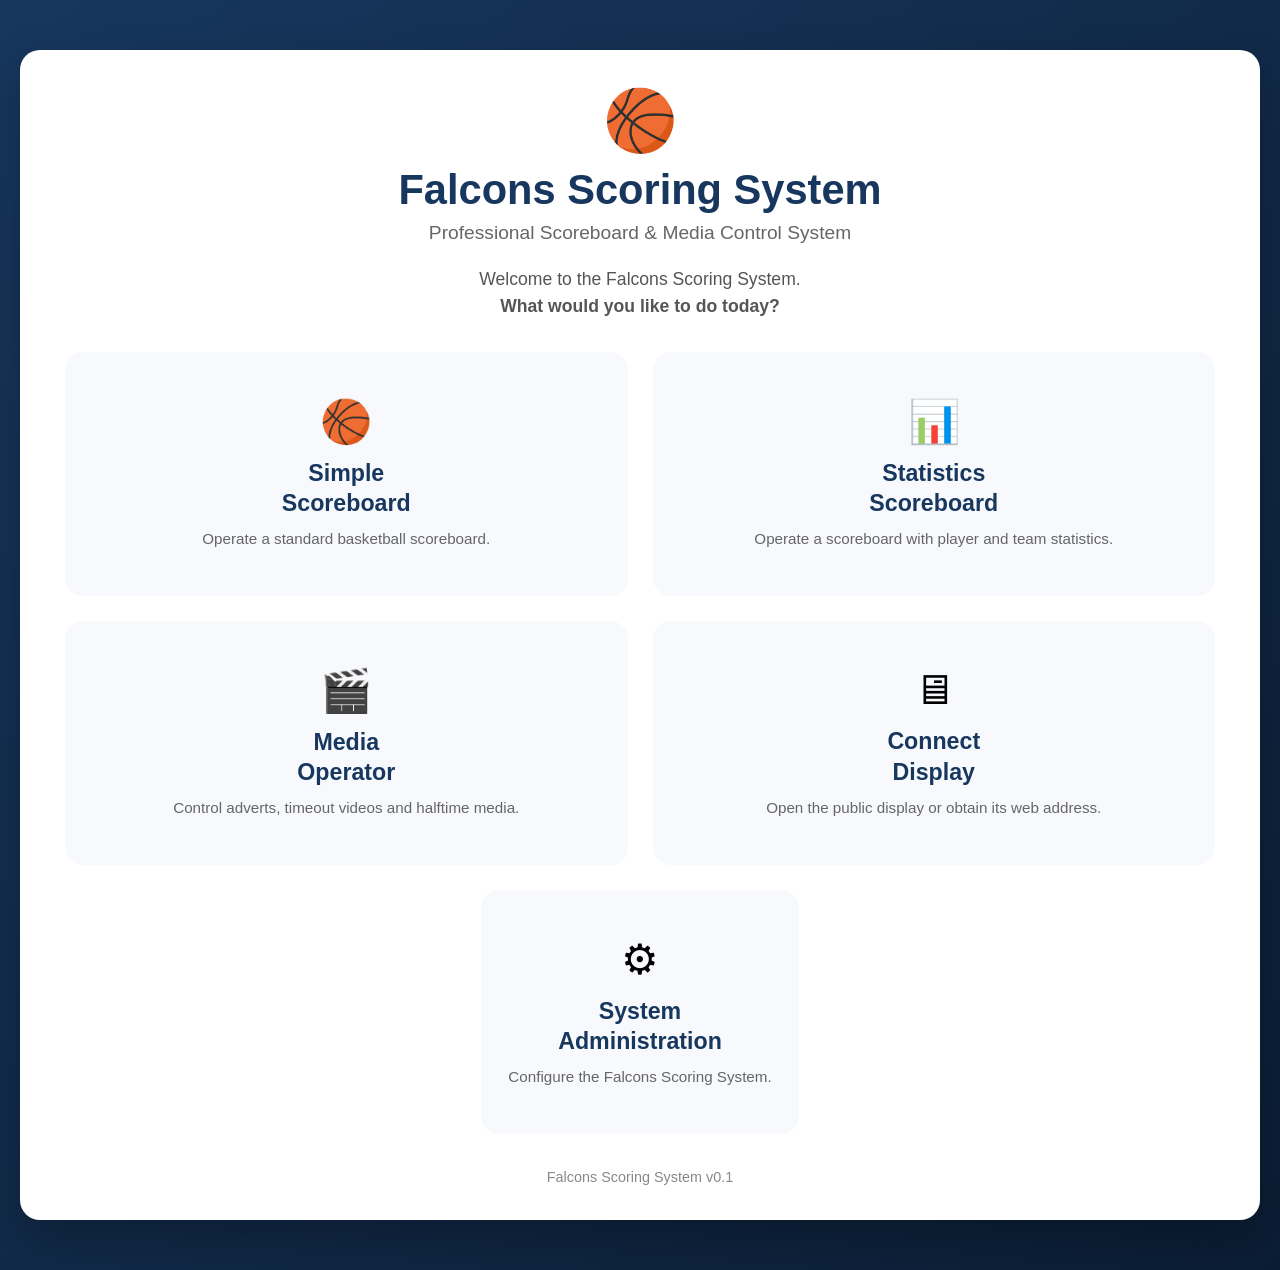
<file: index.html>
<!DOCTYPE html>
<html lang="en">

<head>

    <meta charset="UTF-8">

    <meta name="viewport"
          content="width=device-width, initial-scale=1.0">

    <title>Falcons Scoring System</title>

    <link rel="stylesheet" href="css/style.css">
    <link rel="stylesheet" href="css/landing.css">

</head>

<body>

<div class="landingCard">

    <div class="branding">

        <div class="logo">
            🏀
        </div>

        <h1>Falcons Scoring System</h1>

        <h2>Professional Scoreboard &amp; Media Control System</h2>

        <p>Welcome to the Falcons Scoring System.</p>

        <p class="question">What would you like to do today?</p>

    </div>

    <div class="tileGrid">

        <a class="tile" href="simplescoreboard.html">

            <div class="tileIcon">🏀</div>

            <div class="tileTitle">
                Simple<br>Scoreboard
            </div>

            <div class="tileDescription">
                Operate a standard basketball scoreboard.
            </div>

        </a>

        <a class="tile" href="#">

            <div class="tileIcon">📊</div>

            <div class="tileTitle">
                Statistics<br>Scoreboard
            </div>

            <div class="tileDescription">
                Operate a scoreboard with player and team statistics.
            </div>

        </a>

        <a class="tile" href="mediaoperator.html">

            <div class="tileIcon">🎬</div>

            <div class="tileTitle">
                Media<br>Operator
            </div>

            <div class="tileDescription">
                Control adverts, timeout videos and halftime media.
            </div>

        </a>

        <a class="tile" href="#">

            <div class="tileIcon">🖥</div>

            <div class="tileTitle">
                Connect<br>Display
            </div>

            <div class="tileDescription">
                Open the public display or obtain its web address.
            </div>

        </a>

        <a class="tile adminTile" href="#">

            <div class="tileIcon">⚙</div>

            <div class="tileTitle">
                System<br>Administration
            </div>

            <div class="tileDescription">
                Configure the Falcons Scoring System.
            </div>

        </a>

    </div>

    <div class="version">
        Falcons Scoring System v0.1
    </div>

</div>

</body>

</html>
</file>
<file: css/style.css>
body{
    font-family: Arial, sans-serif;
    text-align: center;
    padding: 20px;
    background: #e8f1ff;
    margin: 0;
}

.page{
    max-width: 1200px;
    margin: auto;
}

.section{
    background: white;
    border-radius: 15px;
    padding: 20px;
    margin: 15px 0;
    box-shadow: 0 3px 10px rgba(0,0,0,0.1);
}

.btn,
button{
    padding: 12px 20px;
    margin: 8px;
    display: inline-block;

    background: #0d3b8e;
    color: white;
    border: none;
    border-radius: 10px;

    font-size: 1rem;
    font-weight: bold;

    cursor: pointer;

    box-shadow: 0 3px 6px rgba(0,0,0,0.2);
}

button:hover{
    opacity: 0.95;
}

button:active{
    transform: translateY(2px);
    box-shadow: 0 1px 3px rgba(0,0,0,0.2);
}

.score{
    font-size: 5rem;
    font-weight: bold;
    color: #0d3b8e;
    margin: 10px 0;
}

.teamSide{
    font-size: 0.9rem;
    font-weight: bold;
    color: #666;
    letter-spacing: 2px;
}

h1{
    color: #0d3b8e;
}

h2{
    color: #0d3b8e;
}

.possessionButton{
    font-size: 4rem;
    min-width: 150px;
    min-height: 100px;
}

#clockToggle{
    font-size: 2rem;
    min-width: 250px;
    min-height: 80px;
}

#gameClock{
    font-size: 6rem;
}

.mainLayout {

    display: grid;

    grid-template-columns:
        1fr 1fr 1fr;

    gap: 20px;

    align-items: start;
}

.column {

    display: flex;

    flex-direction: column;

    gap: 15px;
}

@media (max-width: 900px) {

    .mainLayout {

        grid-template-columns:
            1fr;
    }

}
/* ===========================
   DISPLAY SCREEN
=========================== */

.displayPage{

    position:relative;

    display:flex;
    flex-direction:column;

    width:100vw;
    height:100vh;

    background:#111;

    background-size:cover;

    background-position:center;

    background-repeat:no-repeat;
    color:white;

    overflow:hidden;
}

.scoreboardContainer{

    position:absolute;

    inset:0;

    z-index:2;

    display:flex;

    flex-direction:column;

}

/* =====================================
   DISPLAY LAYOUTS
===================================== */

.display-standard .scoreboardContainer{

    width:100%;

    height:100%;

}

.display-banner .scoreboardContainer{

    left:0;

    right:0;

    bottom:0;

    height:22vh;

    z-index:2;

    display:flex;

    flex-direction:column;

    justify-content:flex-end;

    background:rgba(0,0,0,.75);

}

.display-banner .displayTop{

    height:100%;

    transform:scale(.55);

    transform-origin:bottom center;

}
.display-banner .ticker{

    display:none;

}

.display-fullscreen .displayTop{

    display:none;

}

.display-fullscreen .ticker{

    display:none;

}
.displayTop{

    flex:1;

    display:grid;
    grid-template-columns:1fr 1fr 1fr;

    align-items:center;

    padding:2vh 2vw;
}

.displayTeam{

    display:flex;
    flex-direction:column;

    align-items:center;
    justify-content:center;

    gap:1vh;
}

.displayCentre{

    display:flex;
    flex-direction:column;

    justify-content:center;
    align-items:center;

    gap:2vh;
}

.teamLogo{

    width:12vh;
    height:12vh;

    border:3px solid white;
    border-radius:50%;

    display:flex;
    align-items:center;
    justify-content:center;

    font-size:2vh;
}

.teamName{

    font-size:clamp(2rem,3vw,4rem);

    font-weight:bold;

    text-align:center;
}

.displayScore{

    font-size:clamp(5rem,10vw,10rem);

    font-weight:900;

    line-height:1;

    color:white;

    text-shadow:
        -3px -3px 0 #000,
         3px -3px 0 #000,
        -3px  3px 0 #000,
         3px  3px 0 #000;
}

.displayClock{

    font-size:clamp(5rem,8vw,9rem);

    font-weight:900;

    color:white;

    text-shadow:
        -3px -3px 0 #000,
         3px -3px 0 #000,
        -3px  3px 0 #000,
         3px  3px 0 #000;
}

.displayPeriod{

    font-size:clamp(2rem,3vw,3rem);

    font-weight:bold;

    color:white;

    text-shadow:
        -2px -2px 0 #000,
         2px -2px 0 #000,
        -2px  2px 0 #000,
         2px  2px 0 #000;
}
.displayPossession{

    font-size:clamp(3rem,5vw,5rem);

    font-weight:bold;

    color:#d40000;

    text-align:center;

    margin-top:10px;

    text-shadow:
        -2px -2px 0 #000,
         2px -2px 0 #000,
        -2px  2px 0 #000,
         2px  2px 0 #000;
}
.displayStat{

    font-size:clamp(1.2rem,2vw,2rem);

    color:white;

    text-shadow:
        -1px -1px 0 #000,
         1px -1px 0 #000,
        -1px  1px 0 #000,
         1px  1px 0 #000;
}


.mediaContainer{

    position:fixed;

    inset:0;

    z-index:1;

    display:none;

    background:#000;

}

.mediaFrame{

    width:100%;

    height:100%;

    border:none;

}
/* ===========================
   MEDIA SCREEN
=========================== */

.ticker{

    height:7vh;

    display:flex;
    align-items:center;
    justify-content:center;

    background:#1f1f1f;

    font-size:2vh;

    border-top:2px solid white;
}

#previewWindow{
    width:100%;
    aspect-ratio:16/9;
    position:relative;
    overflow:hidden;
    background:#000;
    border:2px solid #444;
    border-radius:10px;
}

#displayMonitor{
    position:absolute;
    top:0;
    left:0;

    width:1920px;
    height:1080px;

    border:none;
    transform-origin:top left;
    pointer-events:none;
}

.templateButton{

    width:100%;

    margin-bottom:10px;

    text-align:left;

}
/* ===========================
   LANDING PAGE
=========================== */

.landingPage{

    max-width:700px;

    margin:60px auto;

    text-align:center;

}

.welcomeText{

    font-size:1.2rem;

    color:#555;

    margin-bottom:10px;

}

.landingButtons{

    display:flex;

    flex-direction:column;

    gap:20px;

    margin-top:40px;

}

.landingButtons button{

    font-size:1.25rem;

    padding:20px;

}

.version{

    margin-top:50px;

    color:#777;

    font-size:0.9rem;

}
</file>
<file: css/landing.css>
/*==================================================
    FALCONS SCORING SYSTEM - LANDING PAGE
==================================================*/

body{
    margin:0;
    font-family:"Segoe UI",Arial,sans-serif;
    background:linear-gradient(135deg,#17375E,#0B1D34);
    min-height:100vh;
}

.landingCard{

    max-width:1200px;

    margin:30px auto;

    background:#ffffff;

    border-radius:20px;

    padding:35px 45px;

    box-shadow:0 20px 45px rgba(0,0,0,.25);

}

.branding{

    text-align:center;

    margin-bottom:35px;

}

.logo{

    font-size:60px;

    margin-bottom:10px;

}

.branding h1{

    margin:0;

    color:#17375E;

    font-size:2.6rem;

}

.branding h2{

    margin:8px 0 25px;

    font-size:1.2rem;

    font-weight:400;

    color:#666;

}

.branding p{

    margin:6px 0;

    color:#555;

    font-size:1.1rem;

}

.question{

    font-size:1.3rem;

    font-weight:600;

    color:#17375E;

    margin-top:20px;

}

.tileGrid{

    display:grid;

    grid-template-columns:repeat(2,1fr);

    gap:25px;

}

.tile{

    display:flex;

    flex-direction:column;

    align-items:center;

    justify-content:center;

    text-align:center;

    text-decoration:none;

    background:#F7F9FC;

    border:2px solid transparent;

    border-radius:18px;

    min-height:190px;

    padding:25px;

    transition:all .25s ease;

    color:inherit;

}

.tile:hover{

    transform:translateY(-5px);

    border-color:#1D6FD8;

    box-shadow:0 10px 25px rgba(0,0,0,.15);

}

.tileIcon{

    font-size:42px;

    margin-bottom:12px;

}

.tileTitle{

    font-size:1.45rem;

    font-weight:700;

    color:#17375E;

    line-height:1.3;

    margin-bottom:10px;

}

.tileDescription{

    color:#666;

    line-height:1.5;

    font-size:.95rem;

}

.adminTile{

    grid-column:1 / span 2;

    max-width:400px;

    justify-self:center;

}

.version{

    text-align:center;

    margin-top:35px;

    color:#888;

    font-size:.9rem;

}

@media (max-width:900px){

    .landingCard{

        margin:15px;

        padding:25px;

    }

    .tileGrid{

        grid-template-columns:1fr;

    }

    .adminTile{

        grid-column:auto;

        max-width:none;

    }

}
</file>
